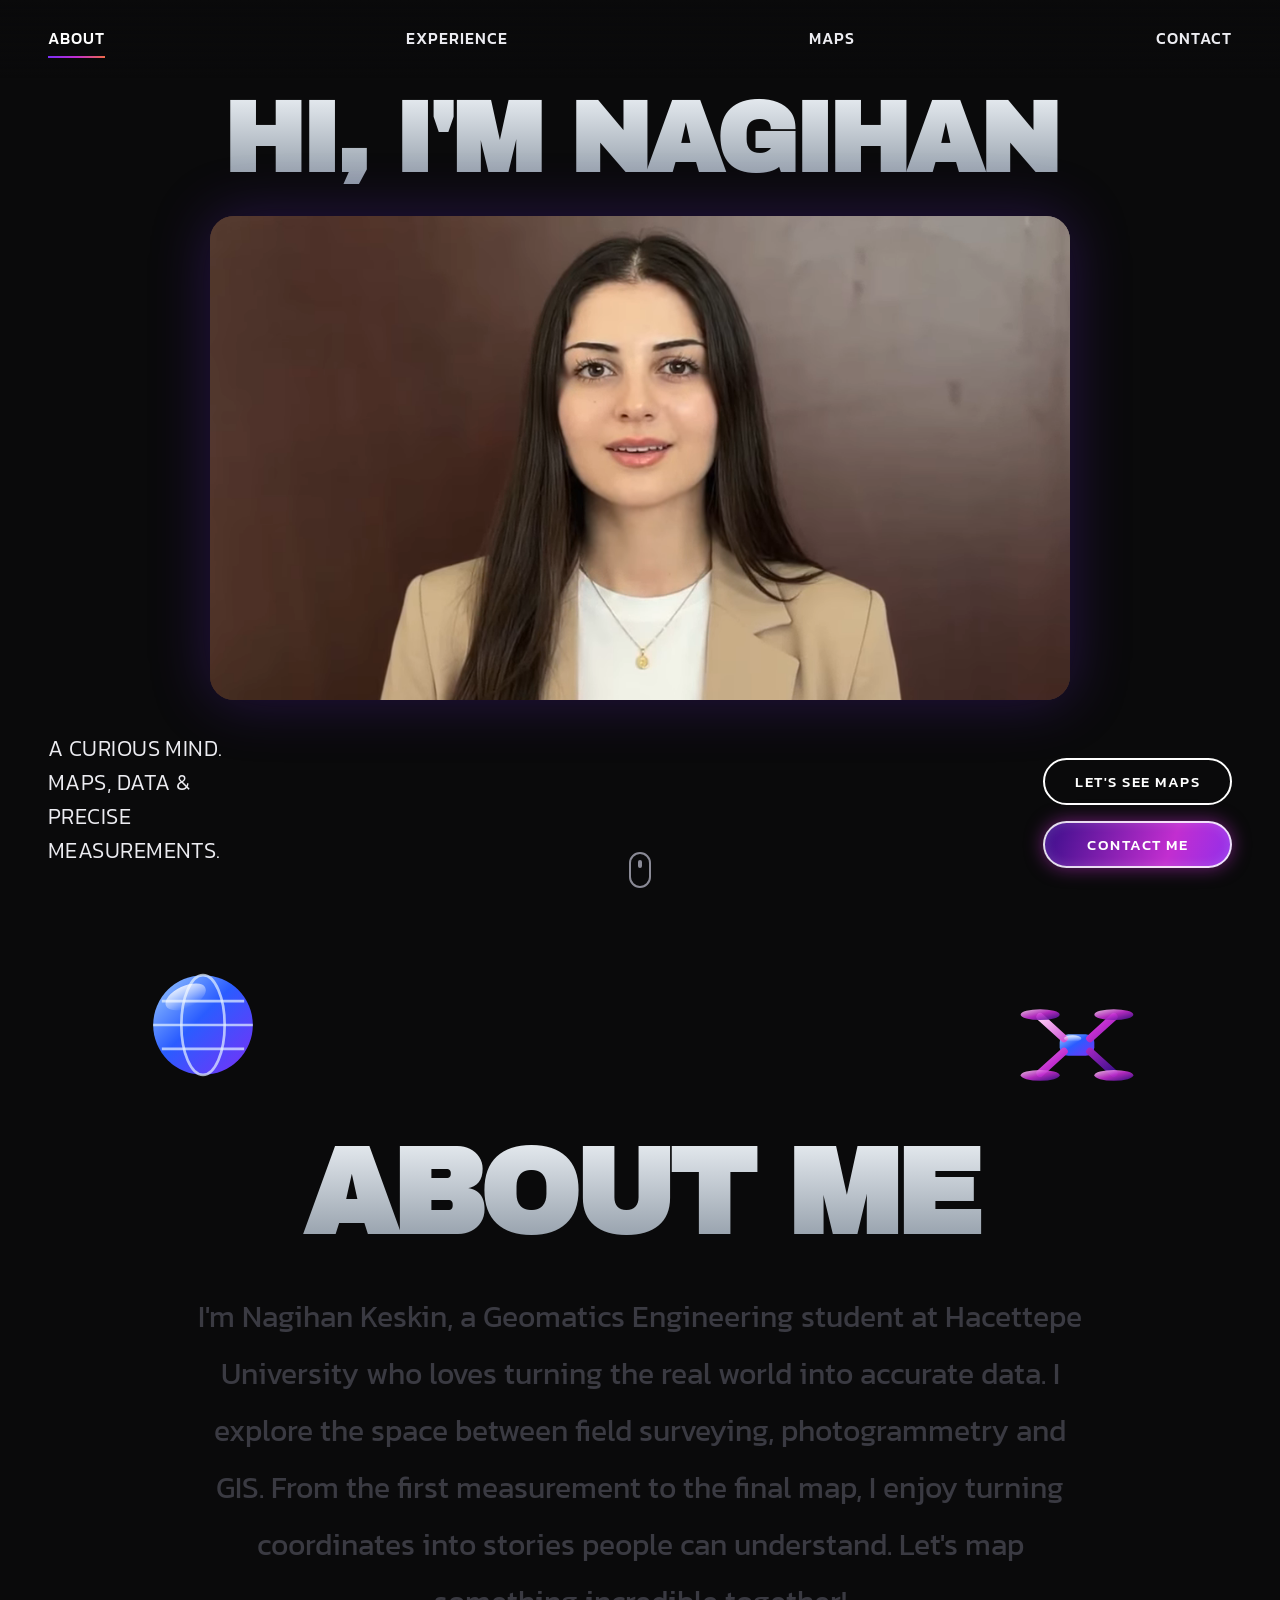
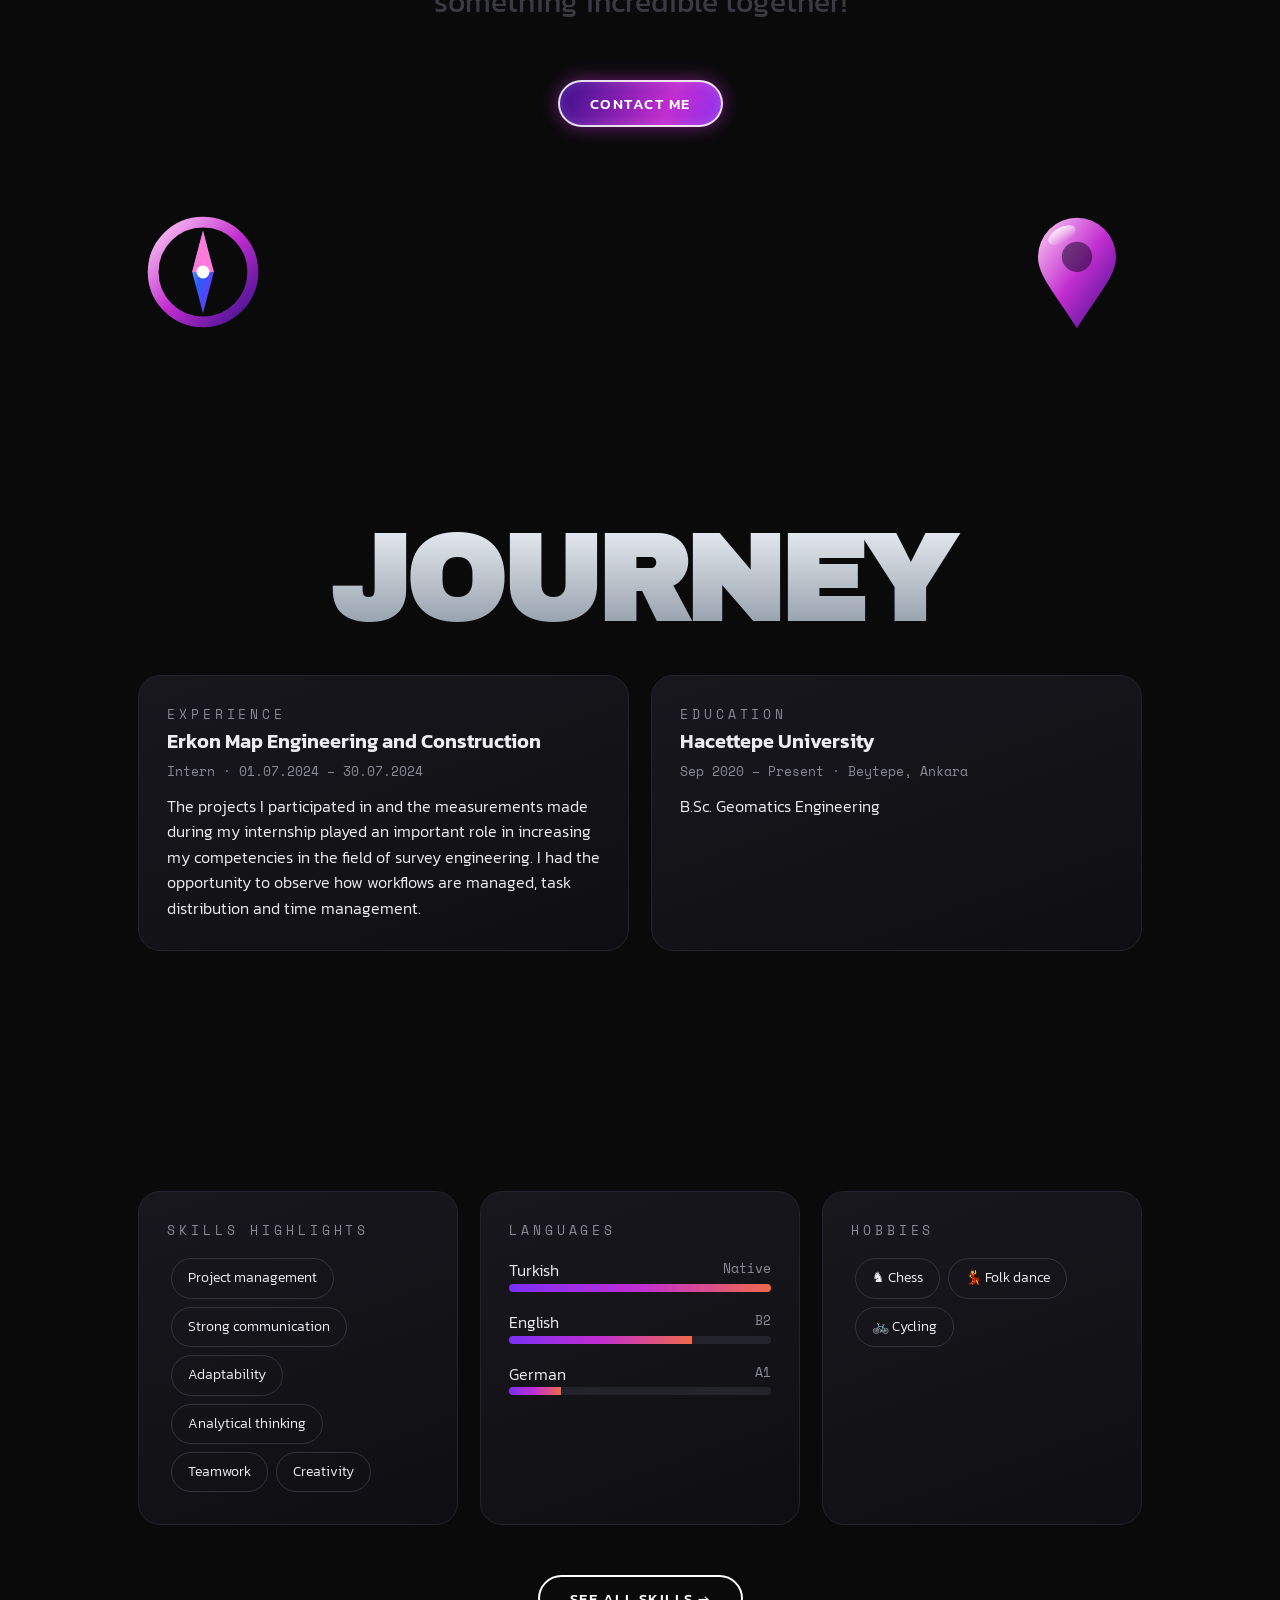
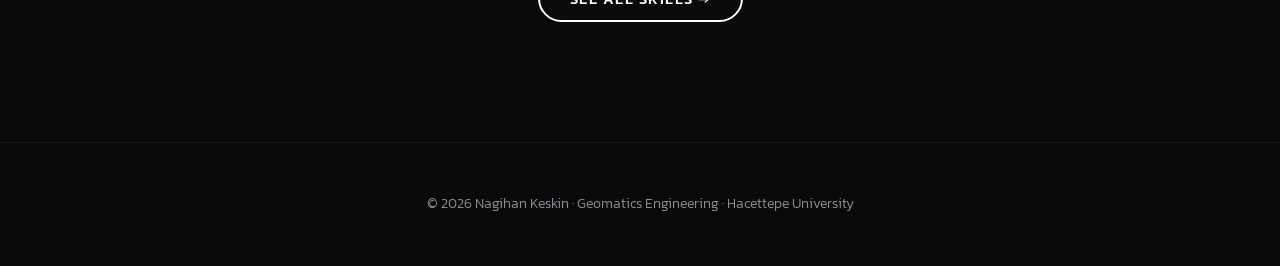
<file: index.html>
<!doctype html>
<html lang="en">
<head>
  <meta charset="utf-8">
  <meta name="viewport" content="width=device-width, initial-scale=1">
  <link rel="preconnect" href="https://fonts.googleapis.com">
  <link rel="preconnect" href="https://fonts.gstatic.com" crossorigin>
  <link href="https://fonts.googleapis.com/css2?family=Archivo+Black&family=Kanit:wght@300;400;500;600&family=Space+Mono&display=swap" rel="stylesheet">
  <link rel="stylesheet" href="css/style.css?v=3">
  <link rel="preload" as="image" href="assets/video/nagihan-intro-poster.jpg">
  <title>Nagihan Keskin</title>
</head>
<body>
  <nav class="nav">
    <a href="index.html#about">About</a>
    <a href="experience.html">Experience</a>
    <a href="maps.html">Maps</a>
    <a href="contact.html">Contact</a>
  </nav>

  <header class="hero">
    <div class="hero-sticky">
      <h1 class="mega">Hi, I'm Nagihan</h1>
      <div class="hero-media" style="max-width:100%;overflow:hidden">
        <video id="hero-video" class="hero-video" width="1024" height="576"
               style="width:100%;height:100%;max-width:100%;object-fit:cover" poster="assets/video/nagihan-intro-poster.jpg"
               autoplay muted loop playsinline preload="auto" aria-label="Nagihan saying hi">
          <source src="assets/video/nagihan-intro.mp4" type="video/mp4">
          <source src="assets/video/nagihan-intro.webm" type="video/webm">
        </video>
      </div>
      <div class="hero-bottom">
        <p id="tagline" class="tagline"></p>
        <div class="hero-ctas">
          <a class="btn btn-outline" href="maps.html">Let's see maps</a>
          <a class="btn btn-glow" href="contact.html">Contact me</a>
        </div>
      </div>
      <div class="scroll-cue" aria-hidden="true"></div>
    </div>
  </header>

  <section id="about" class="section">
    <div class="floaters" aria-hidden="true">
      <img class="float" src="assets/float/globe.svg" alt="" style="left:0;top:-60px">
      <img class="float" src="assets/float/drone.svg" alt="" style="right:0;top:-40px">
    </div>
    <h2 class="mega section-title" style="margin-top:120px">About me</h2>
    <p id="about-text" class="reveal-text"></p>
    <div class="center"><a class="btn btn-glow" href="contact.html">Contact me</a></div>
    <div class="floaters" aria-hidden="true" style="margin-top:80px">
      <img class="float" src="assets/float/compass.svg" alt="" style="left:0">
      <img class="float" src="assets/float/pin.svg" alt="" style="right:0">
    </div>
  </section>

  <section class="section" style="padding-top:200px">
    <h2 class="mega section-title">Journey</h2>
    <div id="experience" class="grid"></div>
  </section>

  <section class="section">
    <div class="grid">
      <div class="card in observe">
        <p class="eyebrow">Skills highlights</p>
        <div id="highlights" style="margin-top:14px"></div>
      </div>
      <div class="card in observe">
        <p class="eyebrow">Languages</p>
        <div id="languages" style="margin-top:18px"></div>
      </div>
      <div class="card in observe">
        <p class="eyebrow">Hobbies</p>
        <div id="hobbies" style="margin-top:14px"></div>
      </div>
    </div>
    <div class="center"><a class="btn btn-outline" href="experience.html">See all skills →</a></div>
  </section>

  <footer>© <span data-year></span> <span data-db="profile.firstName"></span> <span data-db="profile.lastName"></span> · Geomatics Engineering · Hacettepe University</footer>
  <script src="data/db.js?v=3"></script>
  <script src="js/main.js?v=3"></script>
</body>
</html>
</file>
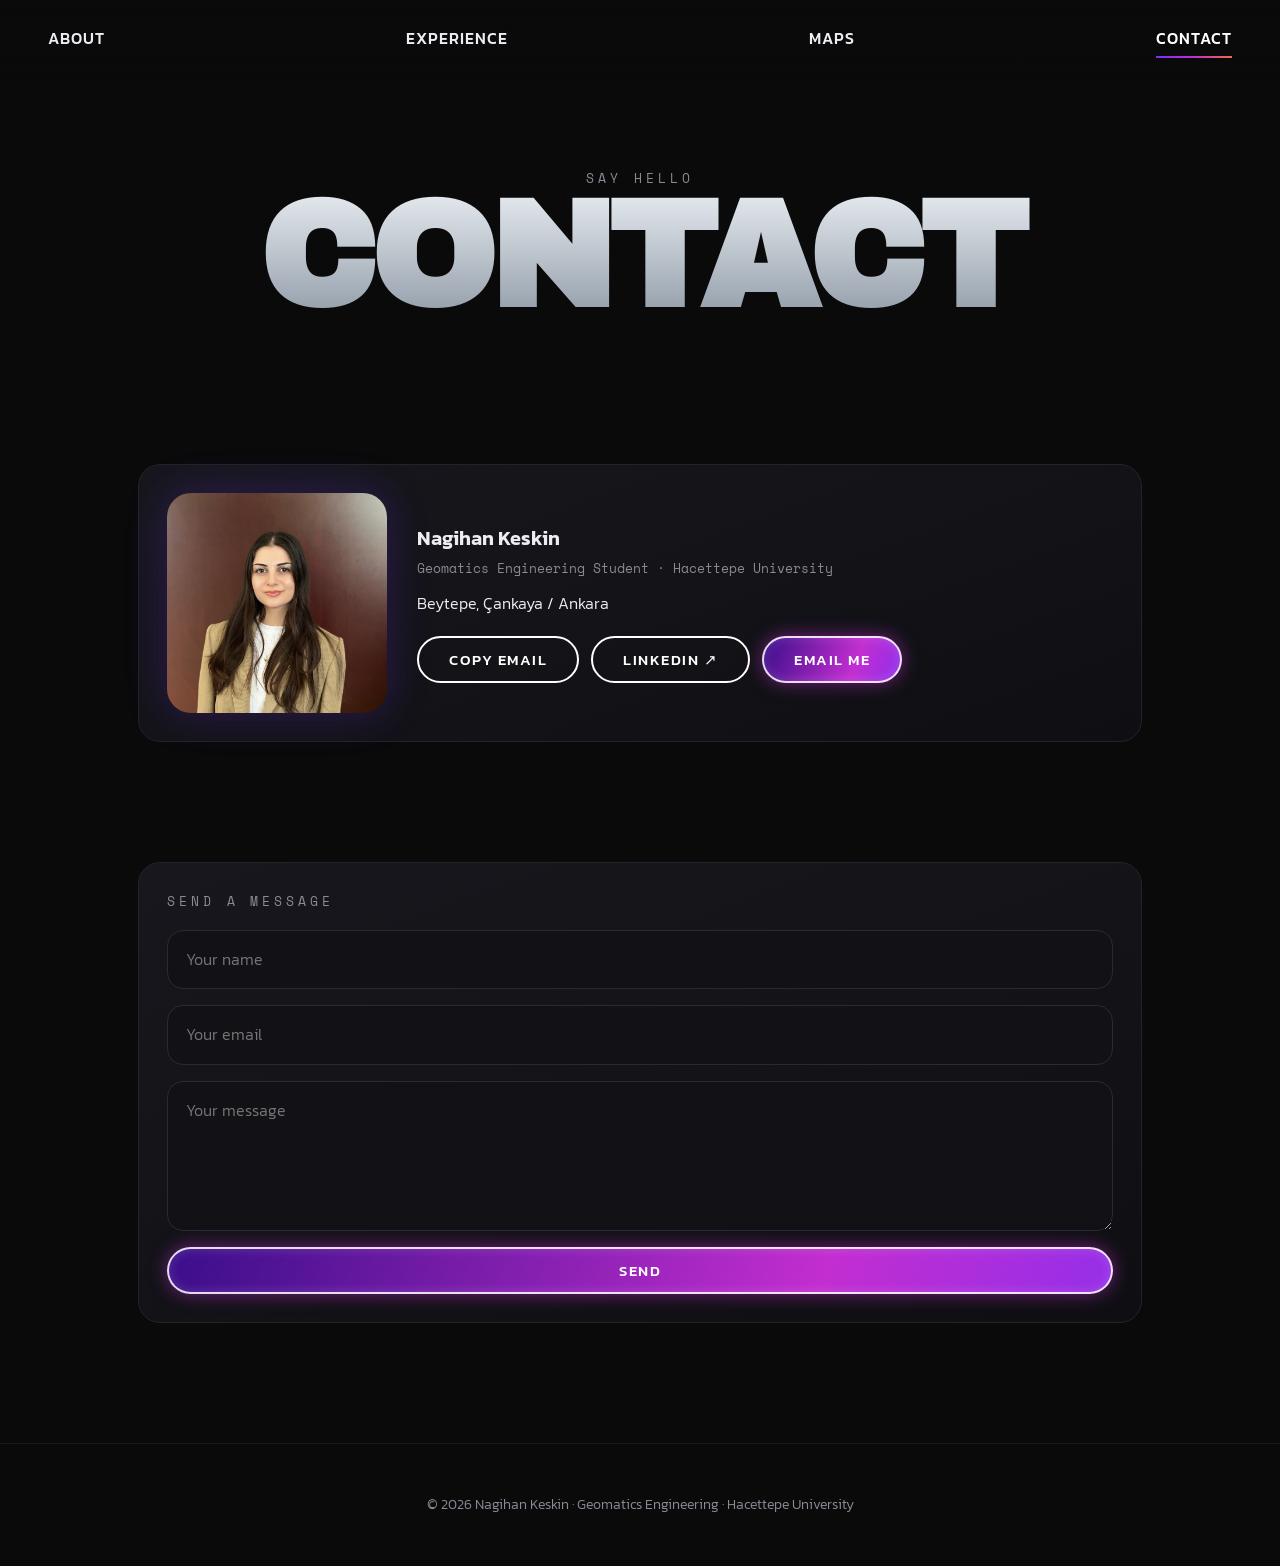
<file: contact.html>
<!doctype html>
<html lang="en">
<head>
  <meta charset="utf-8">
  <meta name="viewport" content="width=device-width, initial-scale=1">
  <link rel="preconnect" href="https://fonts.googleapis.com">
  <link rel="preconnect" href="https://fonts.gstatic.com" crossorigin>
  <link href="https://fonts.googleapis.com/css2?family=Archivo+Black&family=Kanit:wght@300;400;500;600&family=Space+Mono&display=swap" rel="stylesheet">
  <link rel="stylesheet" href="css/style.css?v=3">
  <title>Contact · Nagihan Keskin</title>
</head>
<body>
  <nav class="nav">
    <a href="index.html#about">About</a>
    <a href="experience.html">Experience</a>
    <a href="maps.html">Maps</a>
    <a href="contact.html">Contact</a>
  </nav>

  <header class="page-head">
    <p class="eyebrow">Say hello</p>
    <h1 class="mega">Contact</h1>
  </header>

  <section class="section">
    <div class="card photo-card in observe">
      <img data-db="profile.photo" alt="Portrait of Nagihan Keskin">
      <div>
        <h3><span data-db="profile.firstName"></span> <span data-db="profile.lastName"></span></h3>
        <p class="meta"><span data-db="profile.title"></span> · <span data-db="profile.university"></span></p>
        <p style="margin-bottom:20px"><span data-db="profile.location"></span></p>
        <div style="display:flex;gap:12px;flex-wrap:wrap">
          <button id="copy-email" class="btn btn-outline" type="button">Copy email</button>
          <a class="btn btn-outline" data-db="profile.linkedin" target="_blank" rel="noopener">LinkedIn ↗</a>
          <a class="btn btn-glow" data-db="profile.email" data-db-prefix="mailto:">Email me</a>
        </div>
      </div>
    </div>
  </section>

  <section class="section" style="padding-top:0">
    <div class="card in observe">
      <p class="eyebrow" style="margin-bottom:18px">Send a message</p>
      <form id="contact-form">
        <input name="name" placeholder="Your name" required>
        <input name="email" type="email" placeholder="Your email" required>
        <textarea name="message" placeholder="Your message" required></textarea>
        <button class="btn btn-glow" type="submit">Send</button>
      </form>
    </div>
  </section>

  <footer>© <span data-year></span> <span data-db="profile.firstName"></span> <span data-db="profile.lastName"></span> · Geomatics Engineering · Hacettepe University</footer>
  <script src="data/db.js?v=3"></script>
  <script src="js/main.js?v=3"></script>
</body>
</html>
</file>
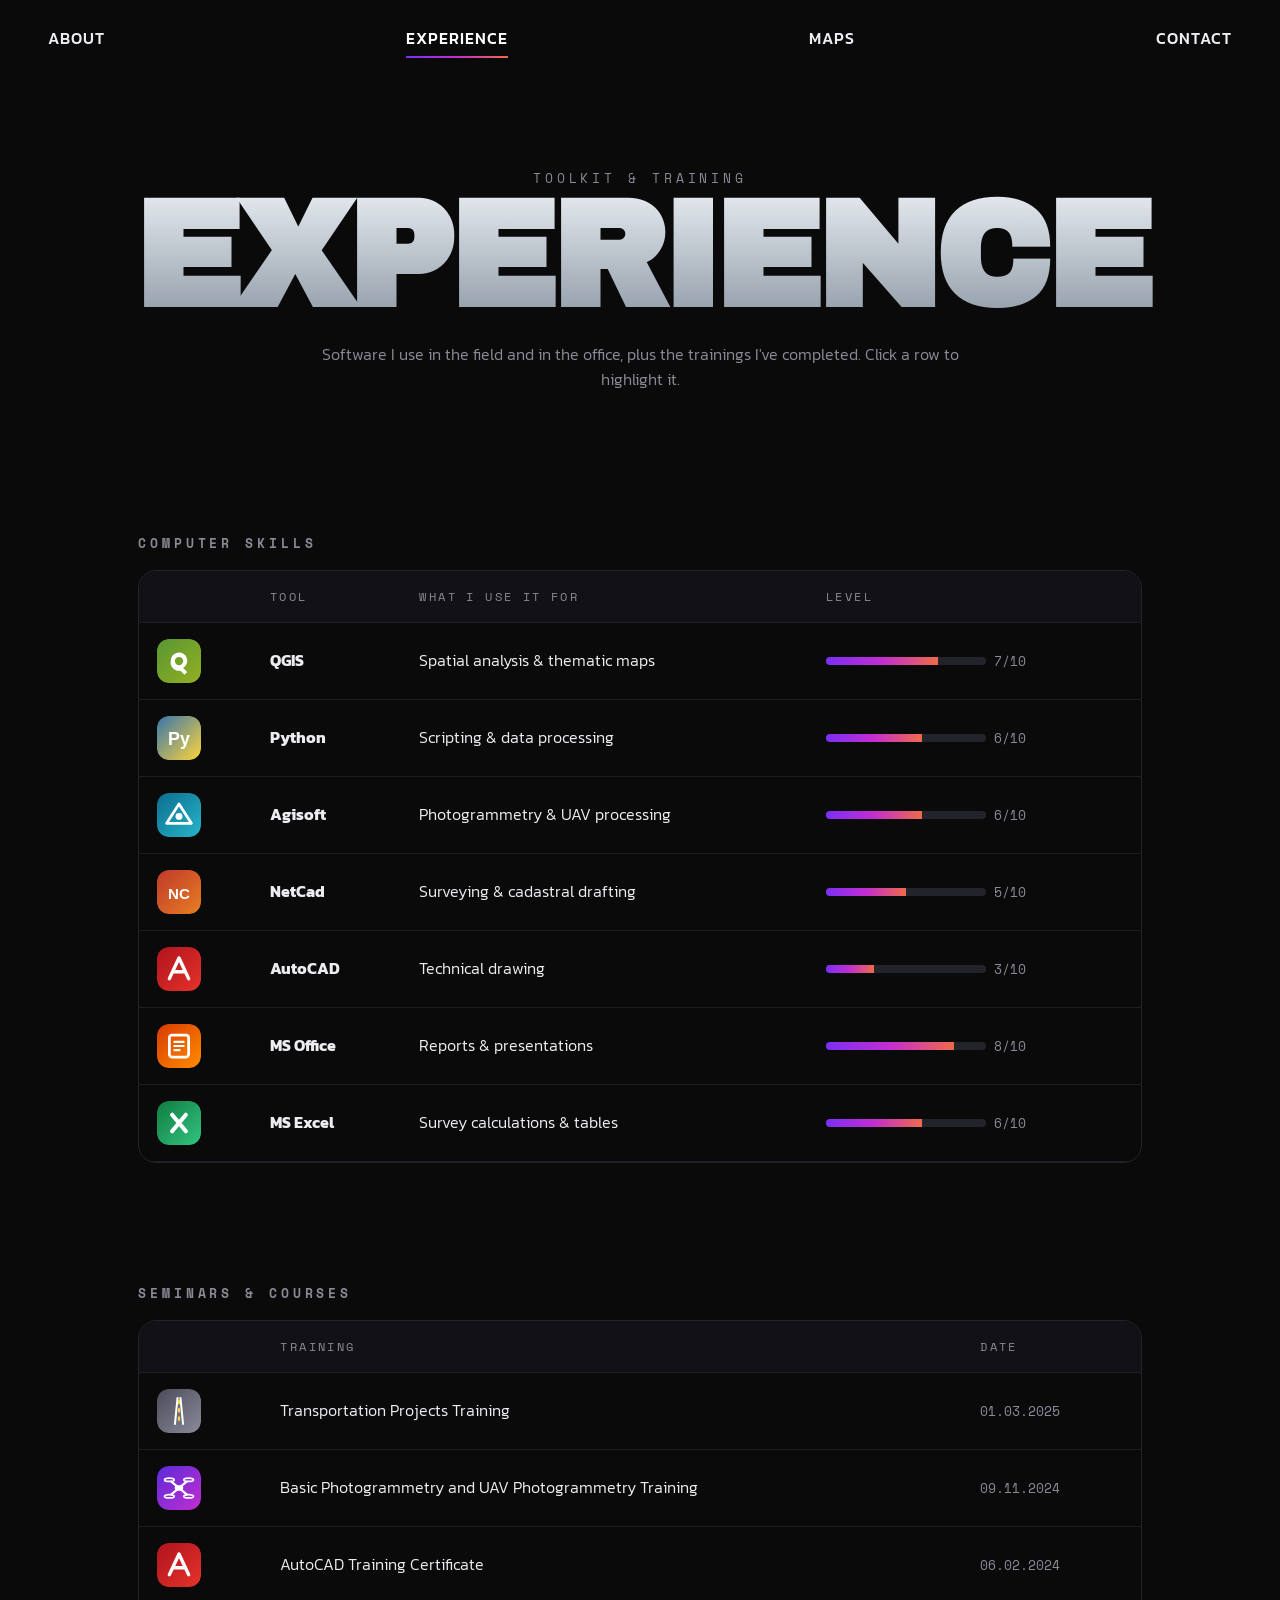
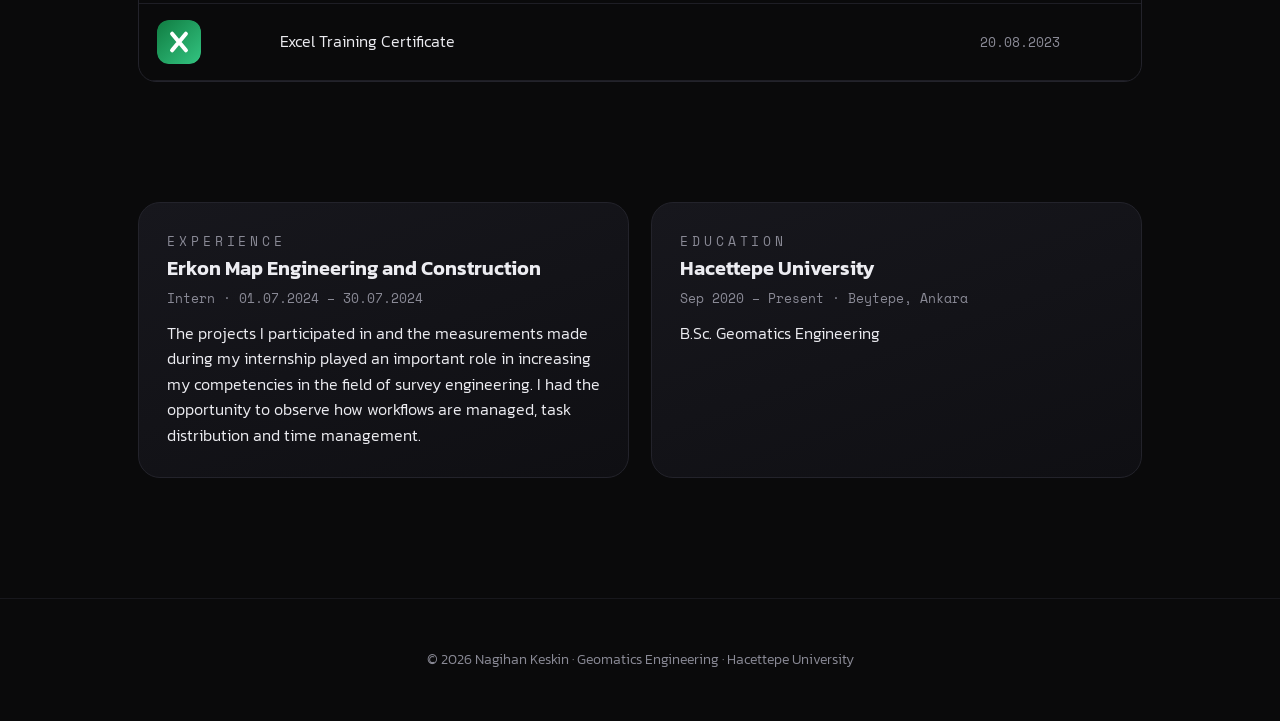
<file: experience.html>
<!doctype html>
<html lang="en">
<head>
  <meta charset="utf-8">
  <meta name="viewport" content="width=device-width, initial-scale=1">
  <link rel="preconnect" href="https://fonts.googleapis.com">
  <link rel="preconnect" href="https://fonts.gstatic.com" crossorigin>
  <link href="https://fonts.googleapis.com/css2?family=Archivo+Black&family=Kanit:wght@300;400;500;600&family=Space+Mono&display=swap" rel="stylesheet">
  <link rel="stylesheet" href="css/style.css?v=3">
  <title>Experience · Nagihan Keskin</title>
</head>
<body>
  <nav class="nav">
    <a href="index.html#about">About</a>
    <a href="experience.html">Experience</a>
    <a href="maps.html">Maps</a>
    <a href="contact.html">Contact</a>
  </nav>

  <header class="page-head">
    <p class="eyebrow">Toolkit &amp; training</p>
    <h1 class="mega">Experience</h1>
    <p>Software I use in the field and in the office, plus the trainings I've completed. Click a row to highlight it.</p>
  </header>

  <section class="section">
    <h2 class="eyebrow" style="margin-bottom:16px">Computer skills</h2>
    <div class="table-wrap in observe">
      <table>
        <thead><tr><th></th><th>Tool</th><th>What I use it for</th><th>Level</th></tr></thead>
        <tbody id="skills-table"></tbody>
      </table>
    </div>
  </section>

  <section class="section" style="padding-top:0">
    <h2 class="eyebrow" style="margin-bottom:16px">Seminars &amp; courses</h2>
    <div class="table-wrap in observe">
      <table>
        <thead><tr><th></th><th>Training</th><th>Date</th></tr></thead>
        <tbody id="courses-table"></tbody>
      </table>
    </div>
  </section>

  <section class="section" style="padding-top:0">
    <div id="experience" class="grid"></div>
  </section>

  <footer>© <span data-year></span> <span data-db="profile.firstName"></span> <span data-db="profile.lastName"></span> · Geomatics Engineering · Hacettepe University</footer>
  <script src="data/db.js?v=3"></script>
  <script src="js/main.js?v=3"></script>
</body>
</html>
</file>
<file: css/style.css>
:root {
  --bg: #0a0a0b;
  --bg-2: #121216;
  --text: #ececf1;
  --muted: #8a8a96;
  --dim: #3a3a42;
  --silver-1: #e6ebf0;
  --silver-2: #8f9aa6;
  --purple: #7b2ff7;
  --magenta: #c22ed0;
  --orange: #f06a4a;
  --radius: 999px;
  --maxw: 1100px;
}

* { box-sizing: border-box; margin: 0; padding: 0; }

html { scroll-behavior: smooth; }

@view-transition { navigation: auto; }
::view-transition-old(root), ::view-transition-new(root) { animation-duration: .25s; }

body {
  background: var(--bg);
  color: var(--text);
  font-family: "Kanit", system-ui, sans-serif;
  font-weight: 300;
  line-height: 1.6;
  overflow-x: hidden;
}

a { color: inherit; text-decoration: none; }
img { max-width: 100%; display: block; }

/* ---------- NAV ---------- */
.nav {
  position: fixed; inset: 0 0 auto 0; z-index: 50;
  display: flex; justify-content: space-between; align-items: center;
  padding: 22px clamp(16px, 5vw, 48px);
  background: linear-gradient(to bottom, rgba(10,10,11,.9), rgba(10,10,11,0));
}
.nav a {
  font-weight: 500; letter-spacing: .06em; text-transform: uppercase;
  font-size: clamp(13px, 2.4vw, 16px);
  position: relative; padding: 4px 0;
  transition: color .2s;
}
.nav a::after {
  content: ""; position: absolute; left: 0; right: 0; bottom: -2px; height: 2px;
  background: linear-gradient(90deg, var(--purple), var(--magenta), var(--orange));
  transform: scaleX(0); transform-origin: left; transition: transform .3s;
}
.nav a:hover::after, .nav a.active::after { transform: scaleX(1); }
.nav a.active { color: #fff; }

/* ---------- TYPOGRAPHY ---------- */
.mega {
  font-family: "Archivo Black", "Kanit", sans-serif;
  text-transform: uppercase;
  line-height: .9;
  letter-spacing: -.04em;
  background: linear-gradient(180deg, var(--silver-1) 0%, var(--silver-2) 100%);
  -webkit-background-clip: text; background-clip: text; color: transparent;
}
.section-title { font-size: clamp(48px, 11vw, 120px); text-align: center; margin-bottom: 40px; }
.eyebrow { font-family: "Space Mono", monospace; letter-spacing: .3em; text-transform: uppercase; color: var(--muted); font-size: 13px; }

/* ---------- BUTTONS ---------- */
.btn {
  display: inline-flex; align-items: center; justify-content: center; gap: 8px;
  padding: 14px 30px; border-radius: var(--radius);
  font: 500 15px/1 "Kanit", sans-serif; letter-spacing: .1em; text-transform: uppercase;
  color: #fff; cursor: pointer; border: 2px solid #fff; background: transparent;
  transition: transform .2s, box-shadow .3s, background .3s;
}
.btn:hover { transform: translateY(-2px) scale(1.03); }
.btn:active { transform: scale(.97); }
.btn-outline:hover { background: rgba(255,255,255,.08); }
.btn-glow {
  border-color: rgba(255,255,255,.85);
  background: linear-gradient(110deg, #3a0e8a, var(--magenta) 35%, var(--purple) 60%, var(--orange) 80%, #3a0e8a);
  background-size: 200% 100%;
  box-shadow: 0 0 18px rgba(194,46,208,.55), inset 0 0 12px rgba(255,255,255,.15);
}
.btn-glow:hover { background-position: 100% 0; box-shadow: 0 0 34px rgba(194,46,208,.85), inset 0 0 12px rgba(255,255,255,.25); }
.btn-glow { transition: transform .2s, box-shadow .3s, background-position .6s; }

/* ---------- HERO ---------- */
.hero-sticky {
  min-height: 100vh; min-height: 100svh; position: relative;
  display: grid; grid-template-rows: auto minmax(0, 1fr) auto; grid-template-columns: minmax(0, 1fr);
  gap: 20px;
  padding: 96px clamp(16px, 5vw, 48px) 32px;
}
.hero h1 {
  font-size: clamp(44px, 12.5vw, 170px);
  text-align: center; white-space: nowrap;
  animation: drop-in 1s cubic-bezier(.2,.8,.2,1) both;
}
@keyframes drop-in { from { opacity: 0; transform: translateY(-40px); } }

.hero-media {
  justify-self: center; align-self: center;
  width: min(100%, 860px);
  width: min(100%, 860px, calc((100vh - 400px) * 16 / 9));
  width: min(100%, 860px, calc((100svh - 400px) * 16 / 9));
  min-width: min(100%, 320px);
  aspect-ratio: 16 / 9;
  border-radius: 24px; overflow: hidden;
  background: #3a1d17 url("../assets/video/nagihan-intro-poster.jpg") center / cover;
  box-shadow: 0 0 60px rgba(123,47,247,.25);
  animation: rise 1s .2s cubic-bezier(.2,.8,.2,1) both;
}
.hero-video { width: 100%; height: 100%; object-fit: cover; display: block; }
@keyframes rise { from { opacity: 0; transform: translateY(40px); } }

.hero-bottom { display: flex; justify-content: space-between; align-items: flex-end; gap: 24px; flex-wrap: wrap; }
.tagline { text-transform: uppercase; font-size: clamp(16px, 2.4vw, 22px); line-height: 1.55; letter-spacing: .02em; }
.tagline span { display: block; opacity: 0; animation: fade-up .7s forwards; }
.hero-ctas { display: flex; flex-direction: column; gap: 16px; animation: fade 1s 1s both; }
@keyframes fade-up { from { opacity: 0; transform: translateY(14px); } to { opacity: 1; transform: none; } }
@keyframes fade { from { opacity: 0; } to { opacity: 1; } }

.scroll-cue {
  position: absolute; bottom: 12px; left: 50%; transform: translateX(-50%);
  width: 22px; height: 36px; border: 2px solid var(--muted); border-radius: 12px;
}
.scroll-cue::after {
  content: ""; position: absolute; left: 50%; top: 6px; width: 4px; height: 8px;
  margin-left: -2px; border-radius: 2px; background: var(--muted);
  animation: wheel 1.6s infinite;
}
@keyframes wheel { to { transform: translateY(12px); opacity: 0; } }

/* ---------- FLOATING ICONS ---------- */
.floaters { position: relative; height: 0; }
.float {
  position: absolute; width: clamp(70px, 13vw, 130px);
  animation: bob 6s ease-in-out infinite;
  will-change: transform;
  transition: transform .3s;
  cursor: grab;
}
.float:hover { animation-play-state: paused; transform: scale(1.15) rotate(-8deg); }
.float:nth-child(2) { animation-delay: -1.5s; }
.float:nth-child(3) { animation-delay: -3s; }
.float:nth-child(4) { animation-delay: -4.5s; }
@keyframes bob {
  0%,100% { transform: translateY(0) rotate(-6deg); }
  50% { transform: translateY(-18px) rotate(6deg); }
}

/* ---------- ABOUT ---------- */
.section { padding: 120px clamp(16px, 5vw, 48px); max-width: var(--maxw); margin: 0 auto; position: relative; }
.reveal-text {
  font-size: clamp(19px, 3vw, 30px); font-weight: 400; text-align: center;
  line-height: 1.9; max-width: 900px; margin: 0 auto;
}
.reveal-text .w { color: var(--dim); transition: color .35s; }
.reveal-text .w.on { color: var(--text); }
.center { text-align: center; margin-top: 50px; }

/* ---------- CARDS ---------- */
.grid { display: grid; gap: 22px; grid-template-columns: repeat(auto-fit, minmax(260px, 1fr)); }
.card {
  background: linear-gradient(160deg, #17171d, #0f0f13);
  border: 1px solid #23232b; border-radius: 22px; padding: 28px;
  transition: transform .3s, border-color .3s, box-shadow .3s;
}
.card:hover { transform: translateY(-6px); border-color: #4b2a7a; box-shadow: 0 18px 40px rgba(123,47,247,.18); }
.card h3 { font-weight: 600; font-size: 20px; margin-bottom: 4px; }
.card .meta { color: var(--muted); font-family: "Space Mono", monospace; font-size: 13px; margin-bottom: 12px; }
.chip {
  display: inline-block; margin: 4px; padding: 8px 16px; border-radius: var(--radius);
  border: 1px solid #33333d; font-size: 14px; cursor: default; transition: all .25s;
}
.chip:hover { border-color: var(--magenta); background: rgba(194,46,208,.12); transform: translateY(-2px); }

.bar { height: 8px; border-radius: 4px; background: #23232b; overflow: hidden; }
.bar > i {
  display: block; height: 100%; width: 0;
  background: linear-gradient(90deg, var(--purple), var(--magenta), var(--orange));
  transition: width 1.4s cubic-bezier(.2,.8,.2,1);
}

/* scroll ile beliren öğeler */
.in { opacity: 0; transform: translateY(30px); transition: opacity .8s, transform .8s; }
.in.visible { opacity: 1; transform: none; }

/* ---------- TABLE (tabular info with images) ---------- */
.table-wrap { overflow-x: auto; border-radius: 18px; border: 1px solid #23232b; }
table { width: 100%; border-collapse: collapse; min-width: 560px; }
th, td { padding: 16px 18px; text-align: left; border-bottom: 1px solid #1e1e25; }
th { font-family: "Space Mono", monospace; font-weight: 400; font-size: 12px; letter-spacing: .2em; text-transform: uppercase; color: var(--muted); background: #111116; }
tbody tr { transition: background .25s; cursor: pointer; }
tbody tr:hover { background: rgba(123,47,247,.08); }
tbody tr.selected { background: rgba(194,46,208,.14); }
td img { width: 44px; height: 44px; border-radius: 12px; transition: transform .3s; }
tbody tr:hover td img { transform: rotate(-8deg) scale(1.1); }
td .bar { width: 160px; }
.lvl { font-family: "Space Mono", monospace; color: var(--muted); font-size: 13px; margin-left: 8px; }

/* ---------- PAGE HEADER ---------- */
.page-head { padding: 150px clamp(16px, 5vw, 48px) 20px; text-align: center; }
.page-head h1 { font-size: clamp(54px, 13vw, 150px); }
.page-head p { color: var(--muted); max-width: 640px; margin: 18px auto 0; }

/* ---------- MAPS ---------- */
.map-box { height: 460px; border-radius: 22px; overflow: hidden; border: 1px solid #23232b; background: #111; }
.map-note { color: var(--muted); font-size: 14px; margin-top: 12px; font-family: "Space Mono", monospace; }
.map-tools { display: flex; gap: 10px; flex-wrap: wrap; margin-bottom: 14px; }
.map-tools .btn { padding: 10px 18px; font-size: 12px; }
.zoom-badge {
  font-family: "Space Mono", monospace; font-size: 12px; padding: 10px 16px;
  border-radius: var(--radius); border: 1px solid #33333d; color: var(--muted);
}
.zoom-badge b { color: var(--text); }
.ol-popup {
  background: #15151b; color: var(--text); border: 1px solid #4b2a7a;
  padding: 10px 14px; border-radius: 12px; font-size: 14px; white-space: nowrap;
  transform: translate(-50%, calc(-100% - 14px));
}
.leaflet-popup-content-wrapper, .leaflet-popup-tip { background: #15151b; color: var(--text); }

/* ---------- CONTACT ---------- */
form { display: grid; gap: 16px; }
input, textarea {
  width: 100%; padding: 16px 18px; border-radius: 16px; border: 1px solid #2a2a33;
  background: #111116; color: var(--text); font: inherit; transition: border-color .2s, box-shadow .2s;
}
input:focus, textarea:focus { outline: none; border-color: var(--magenta); box-shadow: 0 0 0 3px rgba(194,46,208,.2); }
textarea { min-height: 150px; resize: vertical; }
.toast {
  position: fixed; bottom: 24px; left: 50%; transform: translate(-50%, 120px);
  background: #1b1b22; border: 1px solid #4b2a7a; padding: 12px 22px; border-radius: var(--radius);
  transition: transform .4s; z-index: 100;
}
.toast.show { transform: translate(-50%, 0); }

.photo-card { display: grid; grid-template-columns: 220px 1fr; gap: 30px; align-items: center; }
.photo-card img { border-radius: 24px; aspect-ratio: 1; object-fit: cover; box-shadow: 0 0 40px rgba(123,47,247,.25); transition: transform .4s; }
.photo-card img:hover { transform: rotate(-2deg) scale(1.03); }

footer { text-align: center; padding: 50px 16px; color: var(--muted); font-size: 14px; border-top: 1px solid #18181d; }

@media (max-width: 640px) {
  /* telefonda sadece yanlardaki arka plan biraz kırpılır, kişi tam görünür */
  .hero-media { width: 100%; aspect-ratio: 4 / 3; }
  .scroll-cue { display: none; }
  .hero-bottom { flex-direction: column; align-items: stretch; }
  .hero-ctas { flex-direction: row; justify-content: space-between; }
  .hero-ctas .btn { padding: 12px 18px; font-size: 13px; }
  .photo-card { grid-template-columns: 1fr; text-align: center; }
  .photo-card img { width: 180px; margin: 0 auto; }
  .map-box { height: 380px; }
}

@media (prefers-reduced-motion: reduce) {
  *, *::before, *::after { animation: none !important; transition: none !important; }
  .tagline span, .in { opacity: 1; transform: none; }
}
</file>
